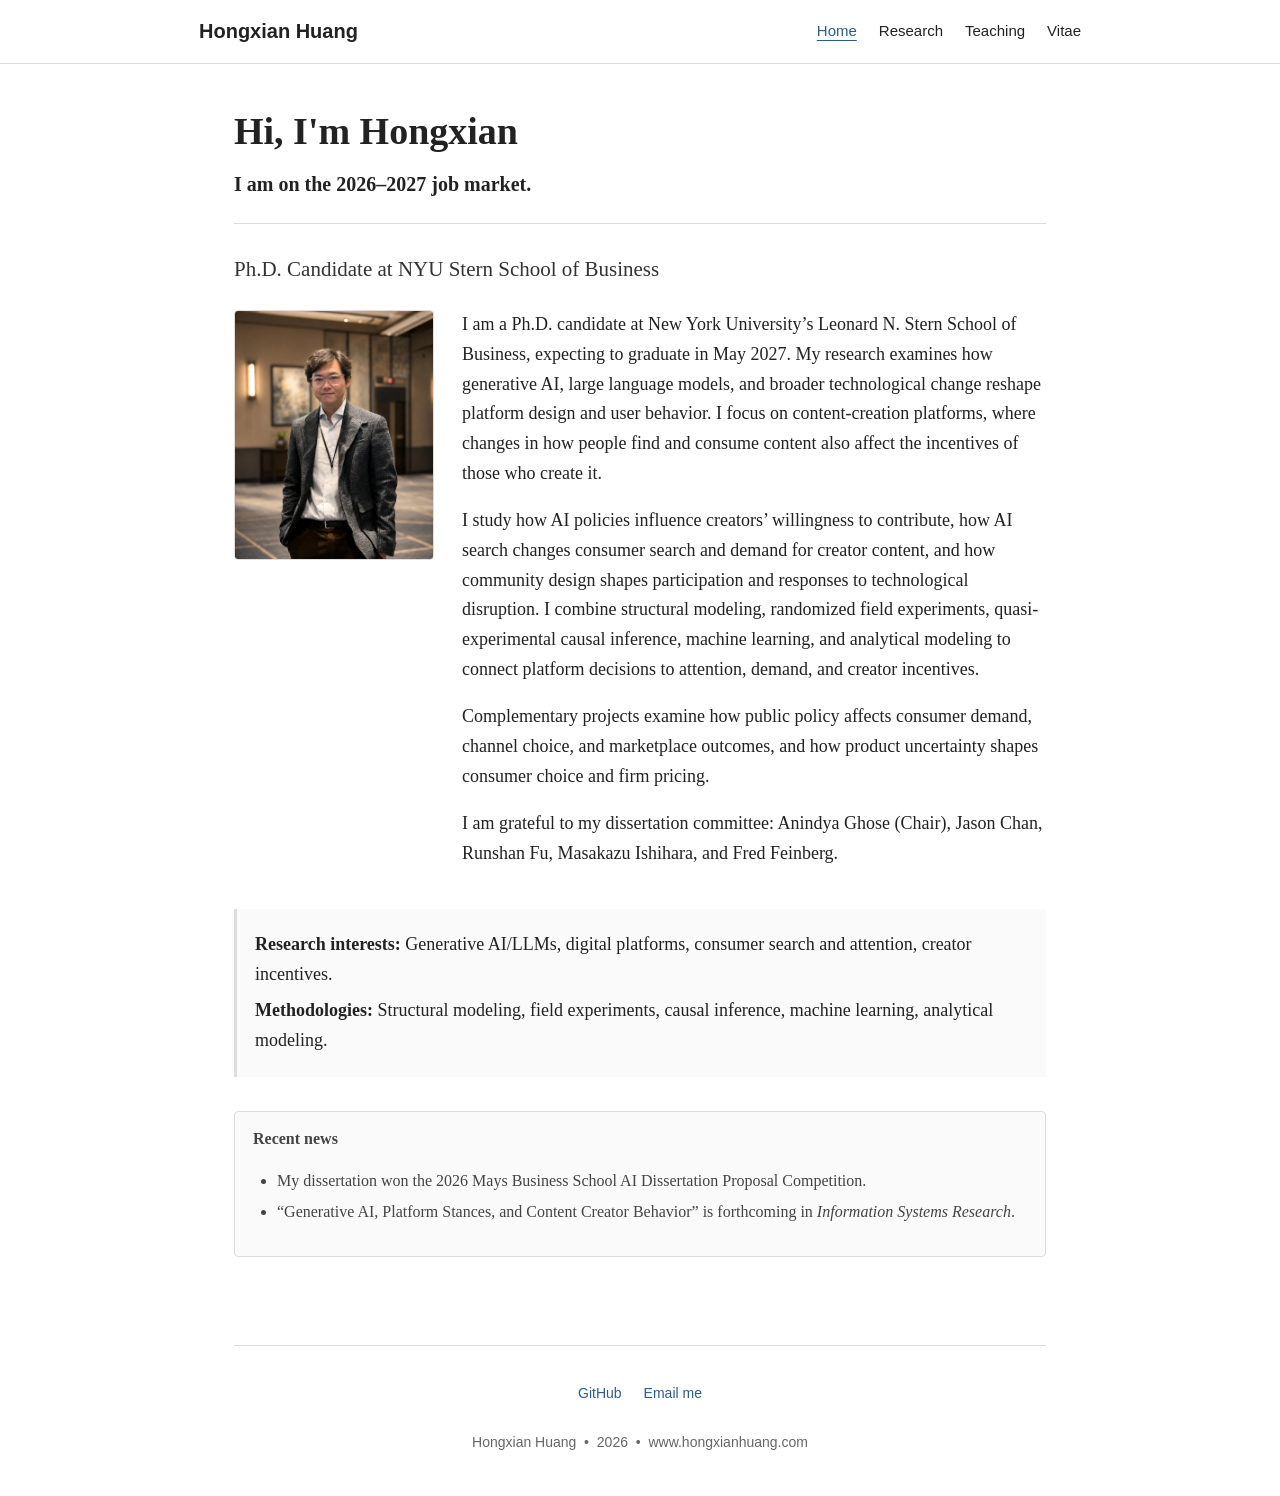
<file: index.html>
<!doctype html>
<html lang="en">
<head>
<meta charset="utf-8"/>
<meta content="width=device-width, initial-scale=1" name="viewport"/>
<title>Hongxian Huang | NYU Stern School of Business</title>
<meta content="Hongxian Huang is a Ph.D. candidate at NYU Stern School of Business. His research studies Generative AI, digital platforms, consumer search and attention, creator incentives, and market design." name="description"/>
<meta content="index, follow" name="robots"/>
<link href="https://www.hongxianhuang.com/" rel="canonical"/>
<link href="assets/img/favicon.svg" rel="icon" type="image/svg+xml"/>
<link href="assets/css/style.css" rel="stylesheet"/>
<meta content="Hongxian Huang" name="author"/><meta content="2026-09-15" name="date"/><meta content="website" property="og:type"/><meta content="Hongxian Huang | NYU Stern School of Business" property="og:title"/><meta content="Hongxian Huang is a Ph.D. candidate at NYU Stern School of Business. His research studies Generative AI, digital platforms, consumer search and attention, creator incentives, and market design." property="og:description"/><meta content="https://www.hongxianhuang.com/" property="og:url"/><script type="application/ld+json">{
  "@context": "https://schema.org",
  "@type": "Person",
  "name": "Hongxian Huang",
  "url": "https://www.hongxianhuang.com/",
  "jobTitle": "Ph.D. Candidate",
  "affiliation": {
    "@type": "CollegeOrUniversity",
    "name": "New York University, Leonard N. Stern School of Business"
  },
  "alumniOf": {
    "@type": "CollegeOrUniversity",
    "name": "The University of Chicago"
  },
  "sameAs": [
    "https://github.com/hh1643"
  ],
  "knowsAbout": [
    "Generative AI",
    "Large language models",
    "Digital platforms",
    "Consumer search and attention",
    "Creator incentives"
  ]
}</script></head>
<body>
<nav aria-label="Main navigation" class="site-nav">
<div class="nav-inner">
<a class="brand" href="./">Hongxian Huang</a>
<div class="nav-links">
<a aria-current="page" class="active" href="./">Home</a>
<a class="" href="research/">Research</a>
<a class="" href="teaching/">Teaching</a>
<a class="" href="vitae/">Vitae</a>
</div>
</div>
</nav>
<main class="page">
<h1>Hi, I'm Hongxian</h1>
<p class="job-market job-market-top"><strong>I am on the 2026–2027 job market.</strong></p>
<hr/>
<p class="subtitle">Ph.D. Candidate at NYU Stern School of Business</p>
<div class="profile-block">
<img alt="Hongxian Huang" class="profile-photo" src="assets/img/hongxian-huang-portrait.jpg"/>
<div class="profile-text">
<p>I am a Ph.D. candidate at New York University’s Leonard N. Stern School of Business, expecting to graduate in May 2027. My research examines how generative AI, large language models, and broader technological change reshape platform design and user behavior. I focus on content-creation platforms, where changes in how people find and consume content also affect the incentives of those who create it.</p>
<p>I study how AI policies influence creators’ willingness to contribute, how AI search changes consumer search and demand for creator content, and how community design shapes participation and responses to technological disruption. I combine structural modeling, randomized field experiments, quasi-experimental causal inference, machine learning, and analytical modeling to connect platform decisions to attention, demand, and creator incentives.</p>
<p>Complementary projects examine how public policy affects consumer demand, channel choice, and marketplace outcomes, and how product uncertainty shapes consumer choice and firm pricing.</p>
<p>I am grateful to my dissertation committee: Anindya Ghose (Chair), Jason Chan, Runshan Fu, Masakazu Ishihara, and Fred Feinberg.</p>
</div>
</div>
<div class="research-interests">
<p><strong>Research interests:</strong> Generative AI/LLMs, digital platforms, consumer search and attention, creator incentives.</p>
<p><strong>Methodologies:</strong> Structural modeling, field experiments, causal inference, machine learning, analytical modeling.</p>
</div><div class="note-box recent-news">
<strong>Recent news</strong>
<ul class="compact-list">
<li>My dissertation won the 2026 Mays Business School AI Dissertation Proposal Competition.</li>
<li>“Generative AI, Platform Stances, and Content Creator Behavior” is forthcoming in <em>Information Systems Research</em>.</li>
</ul>
</div>
</main>
<footer class="site-footer">
<hr/>
<ul class="footer-links">
<li><a href="https://github.com/hh1643">GitHub</a></li>
<li><a href="mailto:hh1643@stern.nyu.edu">Email me</a></li>
</ul>
<div>Hongxian Huang  •  2026  •  www.hongxianhuang.com</div>
</footer>
</body>
</html>
</file>
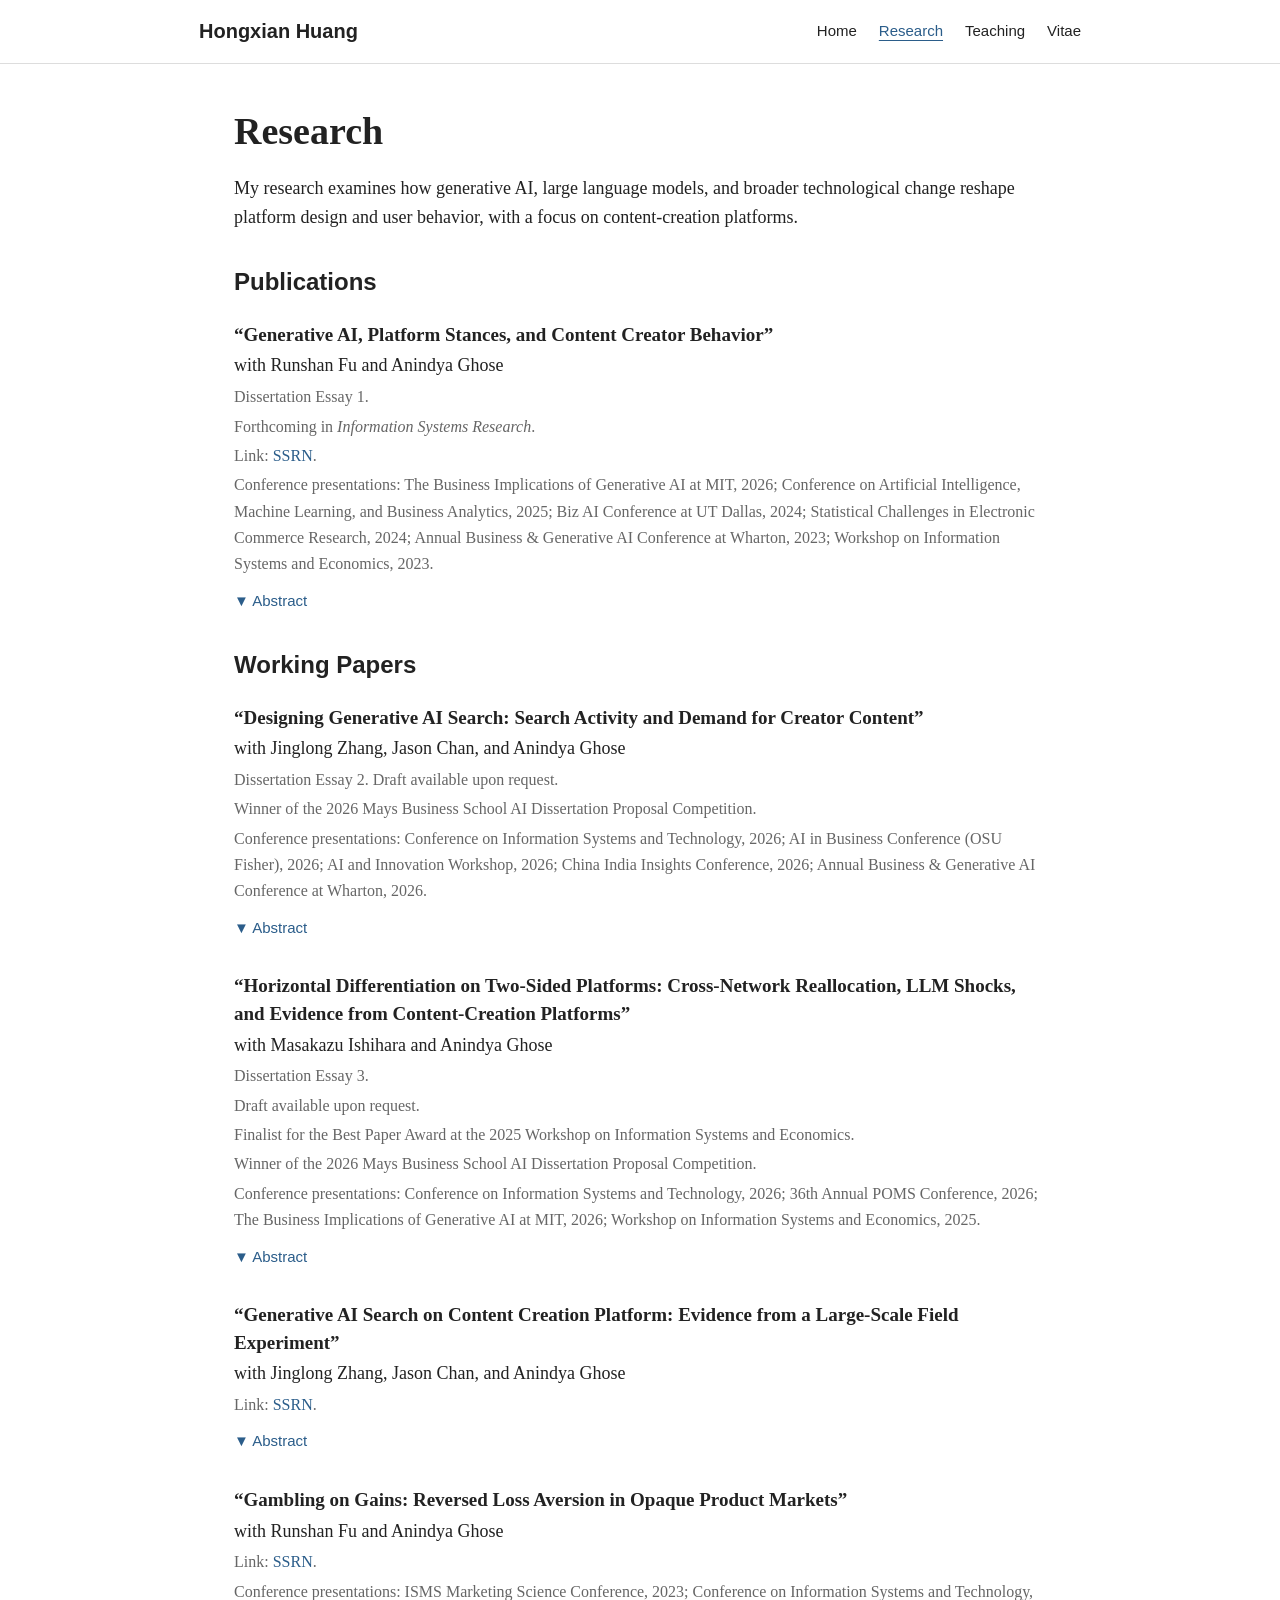
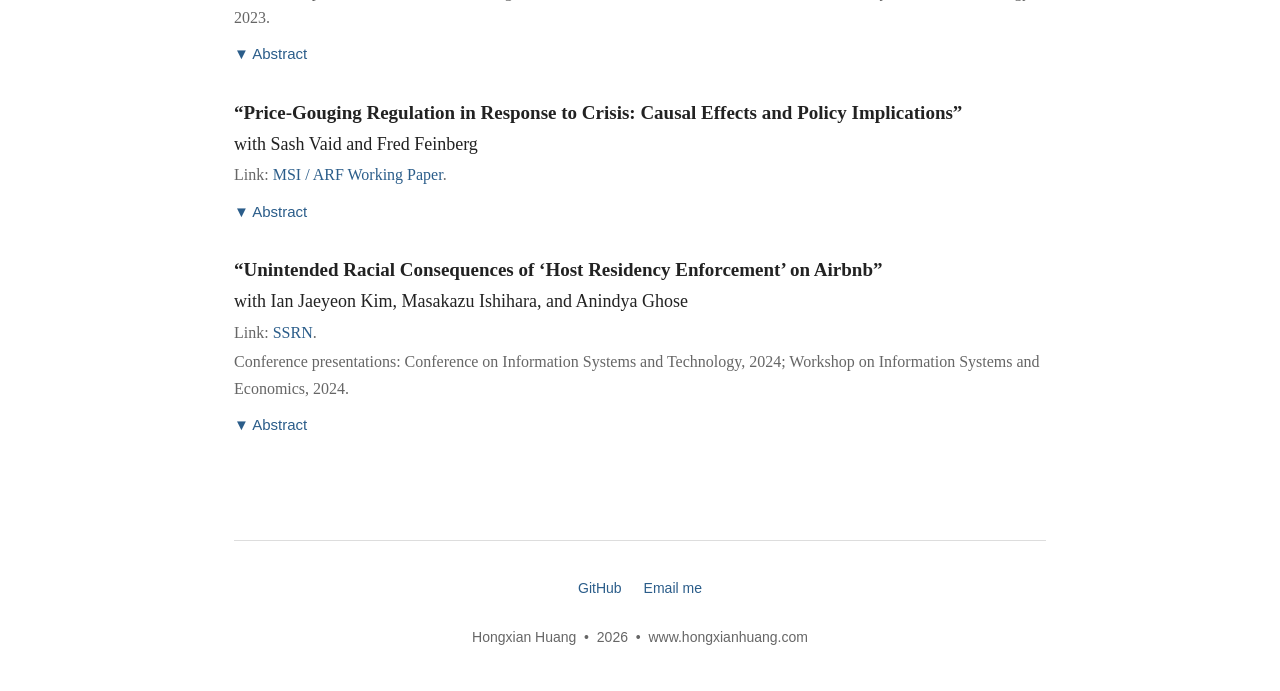
<file: research/index.html>
<!doctype html>
<html lang="en">
<head>
<meta charset="utf-8"/>
<meta content="width=device-width, initial-scale=1" name="viewport"/>
<title>Research | Hongxian Huang</title>
<meta content="Research by Hongxian Huang on Generative AI, digital platforms, content-creation platforms, consumer search and attention, creator incentives, and market design, including work forthcoming in Information Systems Research." name="description"/>
<meta content="index, follow" name="robots"/>
<link href="https://www.hongxianhuang.com/research/" rel="canonical"/>
<link href="../assets/img/favicon.svg" rel="icon" type="image/svg+xml"/>
<link href="../assets/css/style.css" rel="stylesheet"/>
<meta content="Hongxian Huang" name="author"/><meta content="2026-09-15" name="date"/><meta content="website" property="og:type"/><meta content="Research | Hongxian Huang" property="og:title"/><meta content="Research by Hongxian Huang on Generative AI, digital platforms, content-creation platforms, consumer search and attention, creator incentives, and market design, including work forthcoming in Information Systems Research." property="og:description"/><meta content="https://www.hongxianhuang.com/research/" property="og:url"/></head>
<body>
<nav aria-label="Main navigation" class="site-nav">
<div class="nav-inner">
<a class="brand" href="../">Hongxian Huang</a>
<div class="nav-links">
<a class="" href="../">Home</a>
<a aria-current="page" class="active" href="../research/">Research</a>
<a class="" href="../teaching/">Teaching</a>
<a class="" href="../vitae/">Vitae</a>
</div>
</div>
</nav>
<main class="page">
<h1>Research</h1>
<p>My research examines how generative AI, large language models, and broader technological change reshape platform design and user behavior, with a focus on content-creation platforms.</p>
<h2>Publications</h2>
<div class="paper">
<div class="paper-title">“Generative AI, Platform Stances, and Content Creator Behavior”</div>
<div class="paper-meta">with Runshan Fu and Anindya Ghose</div><div class="paper-note">Dissertation Essay 1.</div>
<div class="paper-note paper-status">Forthcoming in <em>Information Systems Research</em>.</div>
<div class="paper-note">Link: <a href="https://papers.ssrn.com/sol3/papers.cfm?abstract_id=4670714" rel="noopener" target="_blank">SSRN</a>.</div>
<div class="paper-note">Conference presentations: The Business Implications of Generative AI at MIT, 2026; Conference on Artificial Intelligence, Machine Learning, and Business Analytics, 2025; Biz AI Conference at UT Dallas, 2024; Statistical Challenges in Electronic Commerce Research, 2024; Annual Business &amp; Generative AI Conference at Wharton, 2023; Workshop on Information Systems and Economics, 2023.</div>
<details class="abstract">
<summary>▼ Abstract</summary>
<p>Generative Artificial Intelligence (AI) technologies have emerged as a transformative force in the content creator economy. This paper examines how the AI stances signaled by specific platform policy decisions shape creator behavior on visual arts platforms. We leverage two independent natural experiments on leading Chinese platforms: Lofter’s launch of an AI image generator, which signaled a pro-AI stance, and Graffiti Kingdom’s prohibition of AI-generated artwork, which signaled an anti-AI stance. Our analysis shows that creators decreased their activity on Lofter following the AI generator launch, while activity increased on Graffiti Kingdom after the AI prohibition.</p>
<p>Multiple lines of evidence show these effects stem from policy-communicated stance signaling: creators respond to what the focal AI policy communicates about AI’s role, the platform’s commitment to human creators, and the future competitive environment for human-created work, rather than merely to specific tool features or enforcement actions. Heterogeneity analysis reveals that higher-popularity, multi-homing, and AI-averse creators show larger activity reductions on Lofter. Through analysis of creator posts, we identify three primary concerns driving resistance: replacement risk, perceived low quality, and copyright infringement.</p>
<p>To our knowledge, this is the first paper to causally identify how the AI stance signaled by a platform policy decision affects creator behavior. Our findings have implications for how platforms communicate AI-related policy decisions, and for policymakers on fostering a constructive relationship between AI and human creators.</p>
</details>
</div>
<h2>Working Papers</h2>
<div class="paper">
<div class="paper-title">“Designing Generative AI Search: Search Activity and Demand for Creator Content”</div>
<div class="paper-meta">with Jinglong Zhang, Jason Chan, and Anindya Ghose</div>
<div class="paper-note">Dissertation Essay 2. Draft available upon request.</div>
<div class="paper-note">Winner of the 2026 Mays Business School AI Dissertation Proposal Competition.</div>
<div class="paper-note">Conference presentations: Conference on Information Systems and Technology, 2026; AI in Business Conference (OSU Fisher), 2026; AI and Innovation Workshop, 2026; China India Insights Conference, 2026; Annual Business &amp; Generative AI Conference at Wharton, 2026.</div>
<details class="abstract">
<summary>▼ Abstract</summary>
<p>Generative AI Search allows content creation platforms to answer users’ questions directly, potentially substituting for the user-generated content (UGC) they help users discover. How can platforms improve search while sustaining demand for creator content? We combine a randomized field experiment involving 100,000 users on a leading Chinese question-and-answer platform with a dynamic structural model of search. Continued access to an established AI search feature increases search frequency and the range of topics explored. Users inspect fewer UGC search results and open fewer UGC pages per session, yet both totals rise as users search more often. The model explains this scale–intensity trade-off: information acquired from AI reduces the benefit of reading additional UGC within a session, while higher expected search value encourages subsequent queries and daily search activity.</p>
<p>Counterfactual simulations show that this trade-off can be mitigated through design. Coordinating AI placement and informativeness, or reallocating AI availability across query intents within the existing budget, can increase both search activity and UGC consumption per query. These improvements need not coincide with greater AI engagement. Optimizing for AI openings favors search expansion at the expense of UGC consumption per query, whereas helping users assess an AI answer’s information content before opening it increases search and total UGC consumption with fewer AI openings. These findings highlight the importance of designing AI search around both the intensity of creator-content consumption and the scale of demand generated by more valuable search.</p>
</details>
</div>
<div class="paper">
<div class="paper-title">“Horizontal Differentiation on Two-Sided Platforms: Cross-Network Reallocation, LLM Shocks, and Evidence from Content-Creation Platforms”</div>
<div class="paper-meta">with Masakazu Ishihara and Anindya Ghose</div>
<div class="paper-note">Dissertation Essay 3.</div><div class="paper-note">Draft available upon request.</div>

<div class="paper-note">Finalist for the Best Paper Award at the 2025 Workshop on Information Systems and Economics.</div>
<div class="paper-note">Winner of the 2026 Mays Business School AI Dissertation Proposal Competition.</div>
<div class="paper-note">Conference presentations: Conference on Information Systems and Technology, 2026; 36th Annual POMS Conference, 2026; The Business Implications of Generative AI at MIT, 2026; Workshop on Information Systems and Economics, 2025.</div>
<details class="abstract">
<summary>▼ Abstract</summary>
<p>Many two-sided platforms do not operate a single undifferentiated marketplace. Instead, they organize the same intermediation function through communities that differ in topics, norms, identities, or other non-quality attributes. We study such horizontal differentiation as a platform design choice when users allocate scarce participation resources across communities and the outside option. At first glance, this setting resembles a product-line problem: added or strengthened communities may attract new participation, but they may also cannibalize incumbent communities. We show that this logic is incomplete on a two-sided platform because reallocation across communities can propagate through cross-network feedback. We define the <em>cross-network reallocation effect</em> as the additional equilibrium response generated when an initial movement of users or effort changes participation on the opposite side of affected communities and then feeds back into the side where the movement began. The implication is that horizontal differentiation creates a portfolio-level propagation problem rather than a one-sided trade-off between expansion and cannibalization. This mechanism generates three sign-changing boundaries absent from the conventional one-sided benchmark: whether adding differentiated communities expands aggregate activity or creates net cannibalization, whether unaffected communities merely attenuate a localized shock or reverse its aggregate effect, and whether a locally beneficial policy improves platform-wide outcomes or instead reduces them.</p>
<p>We quantify these mechanisms using Stack Exchange around ChatGPT’s release, focusing on two of its communities: Stack Overflow and Super User. ChatGPT’s release provides a localized disruption to Stack Overflow’s asker demand and audience-feedback environment, while Super User serves as a related, comparatively stable internal alternative through which within-platform reallocation can occur. In this setting, we estimate a dynamic structural model in which askers choose question volume and difficulty composition, while answerers allocate limited weekly capacity across communities and learn about changes in Stack Overflow’s audience-feedback environment from realized feedback.</p>
<p>Counterfactual simulations translate the mechanism into three portfolio-level implications. In stable environments, horizontal differentiation creates more value when added communities are attractive destinations for marginal answerer capacity and when their question pools generate strong answerer-side feedback; when these forces are weak, the differentiated platform can underperform the single-community benchmark. After localized shocks, the same forces make unaffected communities more valuable by helping them retain displaced answerer participation and amplify it enough to move the platform from shock attenuation to aggregate reversal. Community-targeted policies create a related portfolio trade-off: even when a policy improves the treated community, its platform-wide effect can be small or negative when the untreated community already supports expansion or post-shock resilience. In such cases, the policy carries a high opportunity cost because it pulls activity away from a community whose feedback loop is already generating substantial platform-wide value. The results imply that managers should evaluate communities by the reallocation paths they create, including where activity comes from, where it goes, and how gains and losses propagate across sides, rather than by isolated community-level performance.</p>
</details>
</div>
<div class="paper">
<div class="paper-title">“Generative AI Search on Content Creation Platform: Evidence from a Large-Scale Field Experiment”</div>
<div class="paper-meta">with Jinglong Zhang, Jason Chan, and Anindya Ghose</div>
<div class="paper-note">Link: <a href="https://papers.ssrn.com/sol3/papers.cfm?abstract_id=7550003" rel="noopener" target="_blank">SSRN</a>.</div>
<details class="abstract">
<summary>▼ Abstract</summary>
<p>Generative AI Search places an AI-generated answer above conventional search results. This design may improve search effectiveness while changing the attention users devote to the underlying sources. These effects are particularly important for content creation platforms, where user-generated content (UGC) attracts users and user attention sustains creator participation. We examine search activity and UGC consumption in a randomized field experiment involving 100,000 users on a leading Chinese content creation platform. Treatment-group users retained access to an established Generative AI Search feature, while the platform removed access for control-group users.</p>
<p>Access increased how often and how broadly users searched. Most additional same-day queries were classified as follow-up questions or distinct search tasks rather than revisions of earlier queries. The results reveal a scale–intensity trade-off in UGC consumption: consumption was lower per search session but higher in total over the experiment. Access also increased the number of search sessions in which users explored additional creator content after opening an initial UGC page. These findings show why engagement within individual searches can give an incomplete picture of how Generative AI Search affects overall demand for creator content.</p>
</details>
</div>
<div class="paper">
<div class="paper-title">“Gambling on Gains: Reversed Loss Aversion in Opaque Product Markets”</div>
<div class="paper-meta">with Runshan Fu and Anindya Ghose</div>
<div class="paper-note">Link: <a href="https://papers.ssrn.com/sol3/papers.cfm?abstract_id=4987319" rel="noopener" target="_blank">SSRN</a>.</div>
<div class="paper-note">Conference presentations: ISMS Marketing Science Conference, 2023; Conference on Information Systems and Technology, 2023.</div>
<details class="abstract">
<summary>▼ Abstract</summary>
<p>Opaque products, which conceal key attributes until after purchase, have been widely adopted across various industries. Yet, empirical evidence on how such opacity influences consumer demand remains scarce. This study introduces a reference price framework to estimate demand for opaque products, focusing on blind boxes in the online retailing context. Using a unique dataset from a leading e-commerce platform, we estimate heterogeneous consumer preferences through an aggregate random coefficient logit model that incorporates gains and losses relative to reference prices.</p>
<p>We uncover a novel behavioral pattern of reversed loss aversion: consumers are more sensitive to gains than to losses when purchasing opaque products. Our findings provide the first empirical validation of this pattern in consumer decision-making using field data and demonstrate that this behavioral tendency makes the demand for opaque products fundamentally different from that of traditional products. The policy simulations show that ignoring reversed loss aversion would lead to misestimated own-price elasticity, resulting in suboptimal pricing strategies and substantial profit losses.</p>
</details>
</div>
<div class="paper">
<div class="paper-title">“Price-Gouging Regulation in Response to Crisis: Causal Effects and Policy Implications”</div>
<div class="paper-meta">with Sash Vaid and Fred Feinberg</div>
<div class="paper-note">Link: <a href="https://www.msi.org/working-paper/price-gouging-regulation-in-response-to-crisis-causal-effects-and-policy-implications/" rel="noopener" target="_blank">MSI / ARF Working Paper</a>.</div>
<details class="abstract">
<summary>▼ Abstract</summary>
<p>Price gouging regulation (PGR) helps ensure that essential goods, e.g., medical supplies or grocery staples, remain affordable and accessible. During the COVID-19 pandemic, PGR was implemented due to widespread reports of price-gouging on such critical items. Extant research offers few insights for policymakers and marketers into how PGR influences consumer spending and sales during crises.</p>
<p>Using Generalized Synthetic Control, we examine the overall and relative effectiveness of different types of PGR legislation, as well as the moderating effects of consumer mobility and the enactment of strict price caps. We find that PGR is generally highly effective, especially when it is not overly comprehensive and for products that are “essential” (e.g., paper towels) but not obviously related to preventing contagion (e.g., hand sanitizer). A nonparametric mediation analysis suggests that pricing alone does not fully explain PGR’s overall effectiveness, accounting for roughly 27–55%, depending on product class; moreover, it is strongly moderated by both specific price caps and consumer mobility.</p>
<p>We further add a mechanism-focused analysis using Numerator product-category data. To determine which categories are legally essential and theoretically informative, we use eight LLMs to code 1,904 product categories against pandemic price-gouging legal materials, aggregate the ratings with a principal-factor essentiality score, and then isolate three pre-specified classes of mechanism-eligible household essentials. In these categories, hierarchical bootstrap models show modestly lower prices, sharply higher online sales, lower offline sales, and a large shift from offline to online purchasing relative to inessential categories. Our results have direct implications for policymakers deciding whether to enact PGR as well as setting specific design features depending on locality.</p>
</details>
</div>
<div class="paper">
<div class="paper-title">“Unintended Racial Consequences of ‘Host Residency Enforcement’ on Airbnb”</div>
<div class="paper-meta">with Ian Jaeyeon Kim, Masakazu Ishihara, and Anindya Ghose</div>
<div class="paper-note">Link: <a href="https://papers.ssrn.com/sol3/papers.cfm?abstract_id=4999588" rel="noopener" target="_blank">SSRN</a>.</div>
<div class="paper-note">Conference presentations: Conference on Information Systems and Technology, 2024; Workshop on Information Systems and Economics, 2024.</div>
<details class="abstract">
<summary>▼ Abstract</summary>
<p>“Host Residency Enforcement” policies have been widely adopted by cities in the US, mandating hosts of short-term rentals to reside in those properties to varying extents. For example, New York City’s “Physical Presence” policy requires hosts to remain present with guests during short-term rentals, while Los Angeles’s “Primary Residence” policy mandates hosts’ residence for at least six months annually. Similar regulations have been widely adopted across other cities. Although these policies aim to address housing issues, they may unintentionally amplify racial disparities due to existing racial discrimination on Airbnb. This paper examines whether and how “Host Residency Enforcement” policies exacerbate these racial disparities on the platform.</p>
<p>Our findings indicate that NYC’s “Physical Presence” policy increased the daily revenue gap between minority hosts (i.e., Hispanic and Black hosts) and White hosts by approximately $12. Similarly, LA’s “Primary Residence” policy widened the revenue disparity specifically between Black and White hosts by about $8, while having no significant effect on the gap between Hispanic and White hosts. Additionally, on the supply side, both policies increased the gap in the likelihood of listings remaining active between minority and White hosts; however, in LA, this effect was statistically significant only among Hispanic hosts. Moderating analysis further indicates that neighborhoods with higher income, higher proportions of White residents, and more native-born residents (i.e., neighborhoods with higher socioeconomic status) mitigate these exacerbated racial disparities. Additionally, listings signaling higher quality through their overall Airbnb ratings experienced reduced disparities. This finding suggests that statistical discrimination, primarily driven by information asymmetry, serves as a key underlying mechanism. Lastly, minority female hosts were disproportionately negatively affected compared to minority male hosts, highlighting intersectional discrimination. Although our analysis specifically focuses on NYC and LA, our findings can be generalized to other cities that have implemented the same or similar policies, as NYC and LA represent opposite ends of the regulatory stringency spectrum.</p>
<p>Our study is the first to demonstrate that the widely adopted “Host Residency Enforcement” policies can unintentionally amplify racial disparities on Airbnb, illustrating an important but understudied interaction between public policy and existing discrimination on online platforms. Drawing from our findings, we offer several practical recommendations for policymakers and online platforms.</p>
</details>
</div>
</main>
<footer class="site-footer">
<hr/>
<ul class="footer-links">
<li><a href="https://github.com/hh1643">GitHub</a></li>
<li><a href="mailto:hh1643@stern.nyu.edu">Email me</a></li>
</ul>
<div>Hongxian Huang  •  2026  •  www.hongxianhuang.com</div>
</footer>
</body>
</html>
</file>
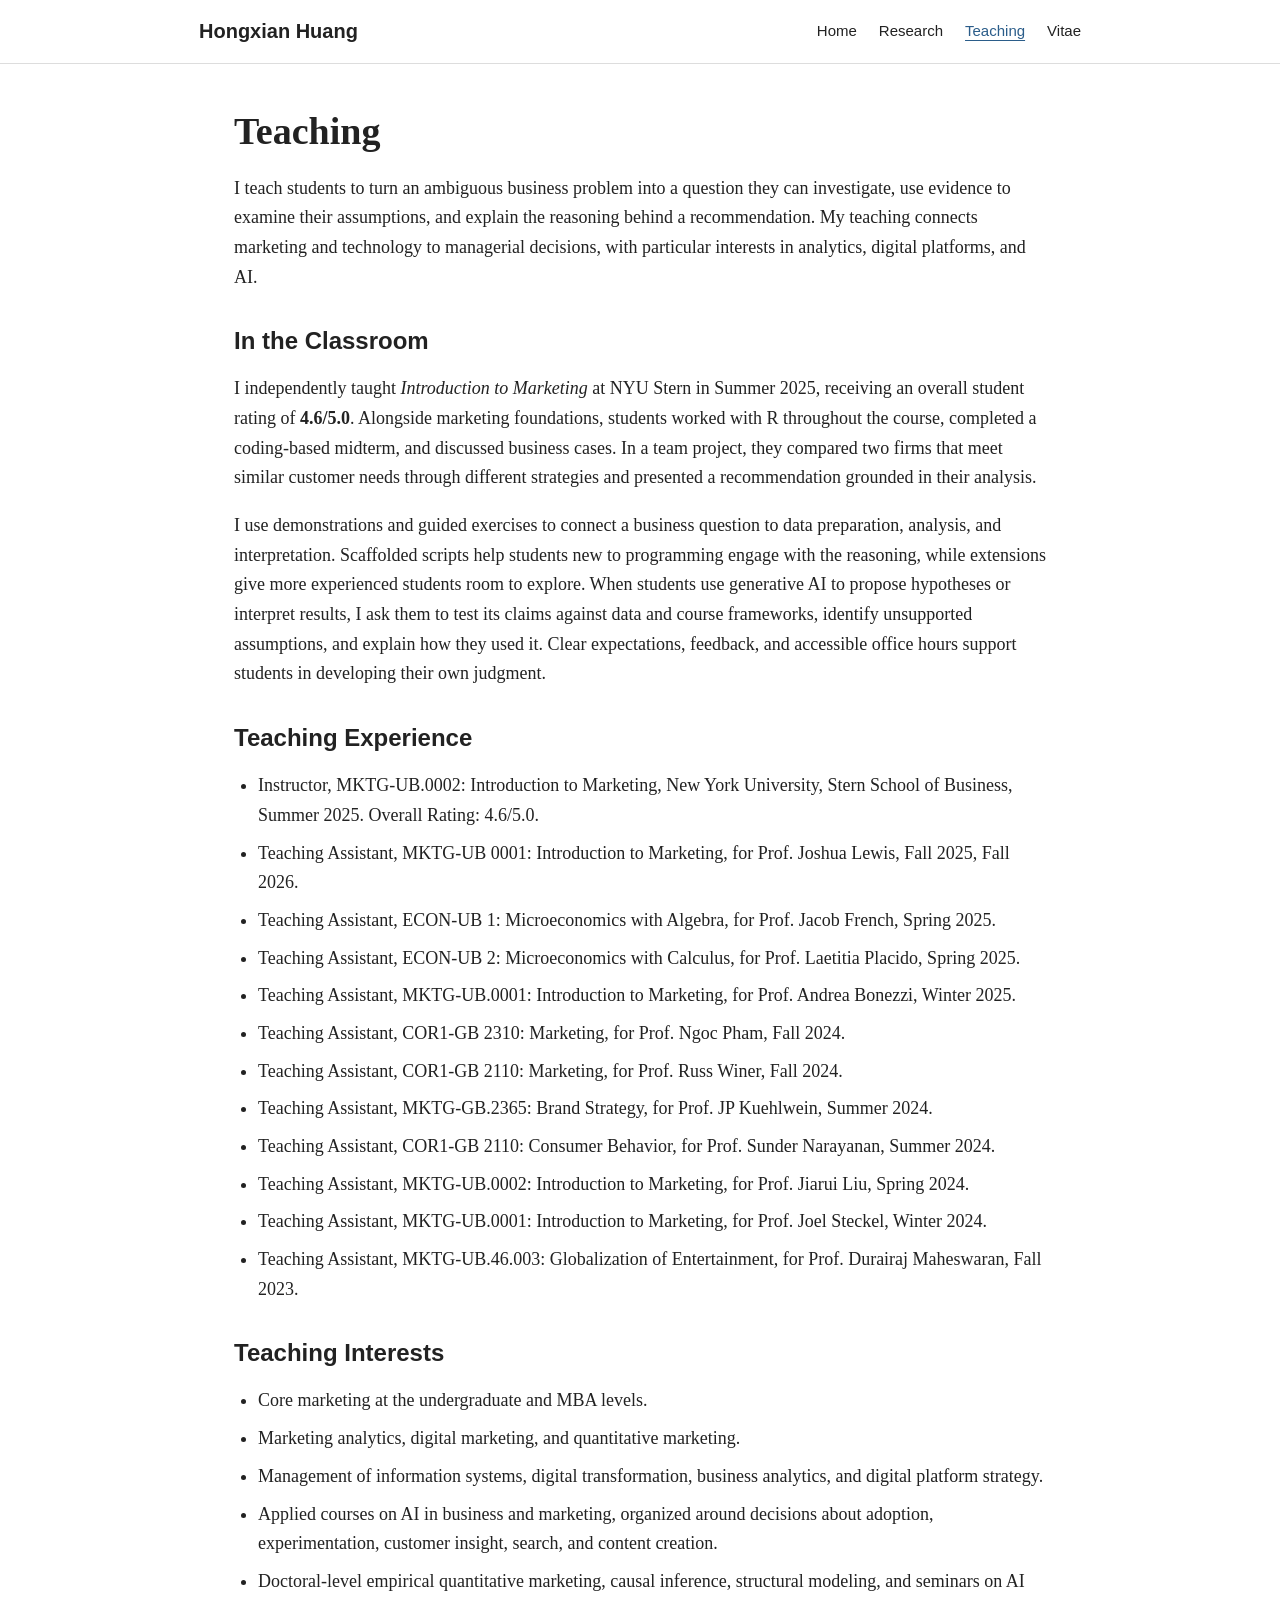
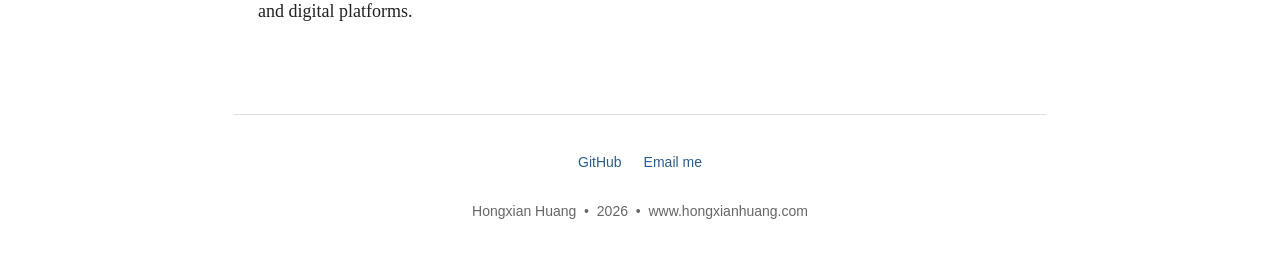
<file: teaching/index.html>
<!doctype html>
<html lang="en">
<head>
<meta charset="utf-8"/>
<meta content="width=device-width, initial-scale=1" name="viewport"/>
<title>Teaching | Hongxian Huang</title>
<meta content="Teaching experience, approach, and interests of Hongxian Huang at NYU Stern, spanning marketing, information systems, business analytics, digital platforms, and AI." name="description"/>
<meta content="index, follow" name="robots"/>
<link href="https://www.hongxianhuang.com/teaching/" rel="canonical"/>
<link href="../assets/img/favicon.svg" rel="icon" type="image/svg+xml"/>
<link href="../assets/css/style.css" rel="stylesheet"/>
<meta content="Hongxian Huang" name="author"/><meta content="2026-09-14" name="date"/><meta content="website" property="og:type"/><meta content="Teaching | Hongxian Huang" property="og:title"/><meta content="Teaching experience, approach, and interests of Hongxian Huang at NYU Stern, spanning marketing, information systems, business analytics, digital platforms, and AI." property="og:description"/><meta content="https://www.hongxianhuang.com/teaching/" property="og:url"/></head>
<body>
<nav aria-label="Main navigation" class="site-nav">
<div class="nav-inner">
<a class="brand" href="../">Hongxian Huang</a>
<div class="nav-links">
<a class="" href="../">Home</a>
<a class="" href="../research/">Research</a>
<a aria-current="page" class="active" href="../teaching/">Teaching</a>
<a class="" href="../vitae/">Vitae</a>
</div>
</div>
</nav>
<main class="page">
<h1>Teaching</h1>
<p>I teach students to turn an ambiguous business problem into a question they can investigate, use evidence to examine their assumptions, and explain the reasoning behind a recommendation. My teaching connects marketing and technology to managerial decisions, with particular interests in analytics, digital platforms, and AI.</p>
<h2>In the Classroom</h2>
<p>I independently taught <em>Introduction to Marketing</em> at NYU Stern in Summer 2025, receiving an overall student rating of <strong>4.6/5.0</strong>. Alongside marketing foundations, students worked with R throughout the course, completed a coding-based midterm, and discussed business cases. In a team project, they compared two firms that meet similar customer needs through different strategies and presented a recommendation grounded in their analysis.</p>
<p>I use demonstrations and guided exercises to connect a business question to data preparation, analysis, and interpretation. Scaffolded scripts help students new to programming engage with the reasoning, while extensions give more experienced students room to explore. When students use generative AI to propose hypotheses or interpret results, I ask them to test its claims against data and course frameworks, identify unsupported assumptions, and explain how they used it. Clear expectations, feedback, and accessible office hours support students in developing their own judgment.</p>
<h2>Teaching Experience</h2>
<ul>
<li>Instructor, MKTG-UB.0002: Introduction to Marketing, New York University, Stern School of Business, Summer 2025. Overall Rating: 4.6/5.0.</li>
<li>Teaching Assistant, MKTG-UB 0001: Introduction to Marketing, for Prof. Joshua Lewis, Fall 2025, Fall 2026.</li>
<li>Teaching Assistant, ECON-UB 1: Microeconomics with Algebra, for Prof. Jacob French, Spring 2025.</li>
<li>Teaching Assistant, ECON-UB 2: Microeconomics with Calculus, for Prof. Laetitia Placido, Spring 2025.</li>
<li>Teaching Assistant, MKTG-UB.0001: Introduction to Marketing, for Prof. Andrea Bonezzi, Winter 2025.</li>
<li>Teaching Assistant, COR1-GB 2310: Marketing, for Prof. Ngoc Pham, Fall 2024.</li>
<li>Teaching Assistant, COR1-GB 2110: Marketing, for Prof. Russ Winer, Fall 2024.</li>
<li>Teaching Assistant, MKTG-GB.2365: Brand Strategy, for Prof. JP Kuehlwein, Summer 2024.</li>
<li>Teaching Assistant, COR1-GB 2110: Consumer Behavior, for Prof. Sunder Narayanan, Summer 2024.</li>
<li>Teaching Assistant, MKTG-UB.0002: Introduction to Marketing, for Prof. Jiarui Liu, Spring 2024.</li>
<li>Teaching Assistant, MKTG-UB.0001: Introduction to Marketing, for Prof. Joel Steckel, Winter 2024.</li>
<li>Teaching Assistant, MKTG-UB.46.003: Globalization of Entertainment, for Prof. Durairaj Maheswaran, Fall 2023.</li>
</ul>
<h2>Teaching Interests</h2>
<ul>
<li>Core marketing at the undergraduate and MBA levels.</li>
<li>Marketing analytics, digital marketing, and quantitative marketing.</li>
<li>Management of information systems, digital transformation, business analytics, and digital platform strategy.</li>
<li>Applied courses on AI in business and marketing, organized around decisions about adoption, experimentation, customer insight, search, and content creation.</li>
<li>Doctoral-level empirical quantitative marketing, causal inference, structural modeling, and seminars on AI and digital platforms.</li>
</ul>
</main>
<footer class="site-footer">
<hr/>
<ul class="footer-links">
<li><a href="https://github.com/hh1643">GitHub</a></li>
<li><a href="mailto:hh1643@stern.nyu.edu">Email me</a></li>
</ul>
<div>Hongxian Huang  •  2026  •  www.hongxianhuang.com</div>
</footer>
</body>
</html>
</file>
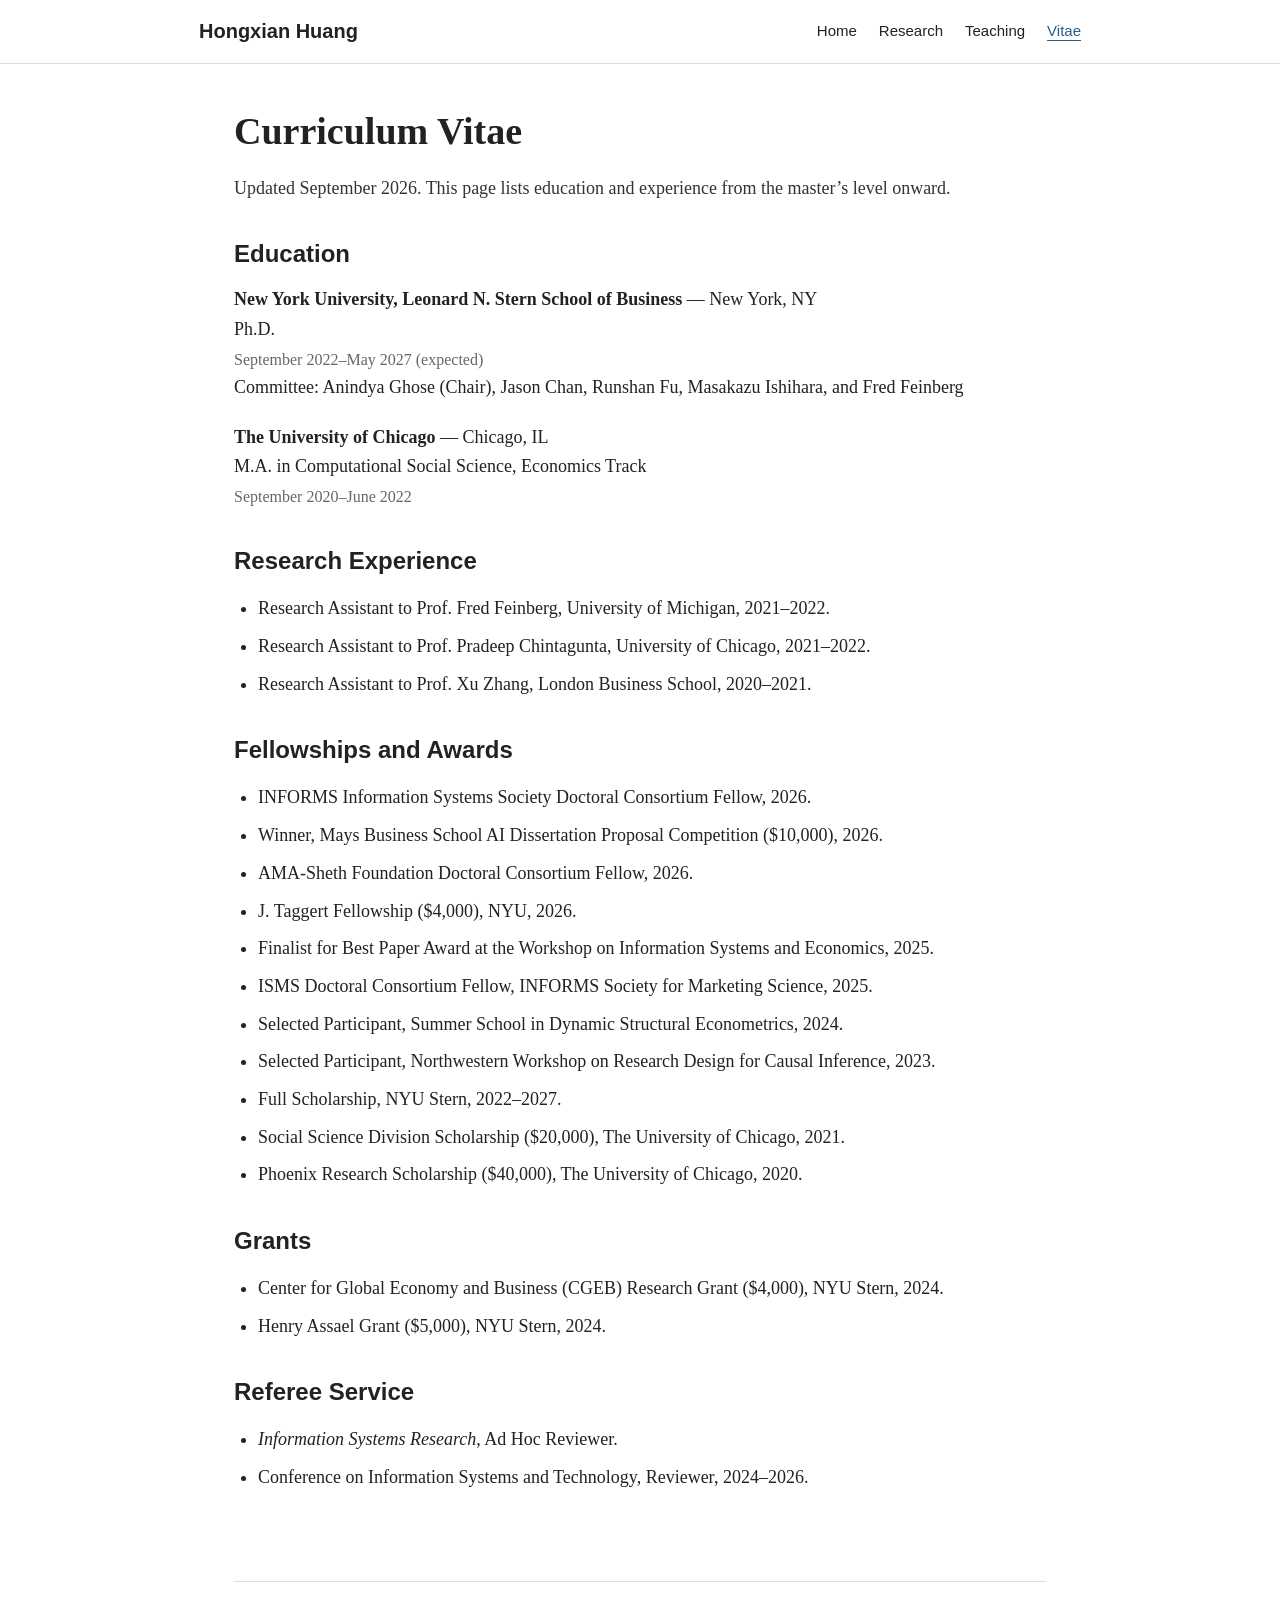
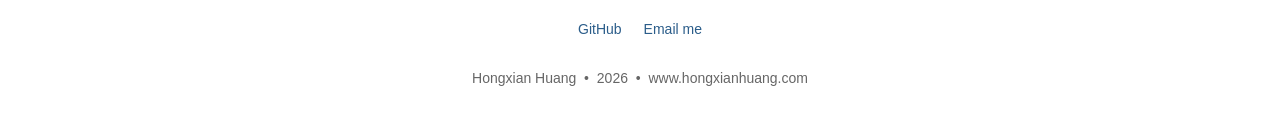
<file: vitae/index.html>
<!doctype html>
<html lang="en">
<head>
<meta charset="utf-8"/>
<meta content="width=device-width, initial-scale=1" name="viewport"/>
<title>Vitae | Hongxian Huang</title>
<meta content="Curriculum vitae information for Hongxian Huang, including graduate education, research experience, fellowships, awards, grants, and referee service." name="description"/>
<meta content="index, follow" name="robots"/>
<link href="https://www.hongxianhuang.com/vitae/" rel="canonical"/>
<link href="../assets/img/favicon.svg" rel="icon" type="image/svg+xml"/>
<link href="../assets/css/style.css" rel="stylesheet"/>
<meta content="Hongxian Huang" name="author"/><meta content="2026-09-15" name="date"/><meta content="website" property="og:type"/><meta content="Vitae | Hongxian Huang" property="og:title"/><meta content="Curriculum vitae information for Hongxian Huang, including graduate education, research experience, fellowships, awards, grants, and referee service." property="og:description"/><meta content="https://www.hongxianhuang.com/vitae/" property="og:url"/></head>
<body>
<nav aria-label="Main navigation" class="site-nav">
<div class="nav-inner">
<a class="brand" href="../">Hongxian Huang</a>
<div class="nav-links">
<a class="" href="../">Home</a>
<a class="" href="../research/">Research</a>
<a class="" href="../teaching/">Teaching</a>
<a aria-current="page" class="active" href="../vitae/">Vitae</a>
</div>
</div>
</nav>
<main class="page cv-page">
<h1>Curriculum Vitae</h1>
<p class="section-lead">Updated September 2026. This page lists education and experience from the master’s level onward.</p>
<h2>Education</h2>
<div class="cv-item">
<strong>New York University, Leonard N. Stern School of Business</strong> — New York, NY
  <div>Ph.D.</div>
<div class="cv-date">September 2022–May 2027 (expected)</div>
<div>Committee: Anindya Ghose (Chair), Jason Chan, Runshan Fu, Masakazu Ishihara, and Fred Feinberg</div>
</div>
<div class="cv-item">
<strong>The University of Chicago</strong> — Chicago, IL
  <div>M.A. in Computational Social Science, Economics Track</div>
<div class="cv-date">September 2020–June 2022</div>
</div>
<h2>Research Experience</h2>
<ul>
<li>Research Assistant to Prof. Fred Feinberg, University of Michigan, 2021–2022.</li>
<li>Research Assistant to Prof. Pradeep Chintagunta, University of Chicago, 2021–2022.</li>
<li>Research Assistant to Prof. Xu Zhang, London Business School, 2020–2021.</li>
</ul>
<h2>Fellowships and Awards</h2>
<ul>
<li>INFORMS Information Systems Society Doctoral Consortium Fellow, 2026.</li>
<li>Winner, Mays Business School AI Dissertation Proposal Competition ($10,000), 2026.</li>
<li>AMA-Sheth Foundation Doctoral Consortium Fellow, 2026.</li>
<li>J. Taggert Fellowship ($4,000), NYU, 2026.</li>
<li>Finalist for Best Paper Award at the Workshop on Information Systems and Economics, 2025.</li>
<li>ISMS Doctoral Consortium Fellow, INFORMS Society for Marketing Science, 2025.</li>
<li>Selected Participant, Summer School in Dynamic Structural Econometrics, 2024.</li>
<li>Selected Participant, Northwestern Workshop on Research Design for Causal Inference, 2023.</li>
<li>Full Scholarship, NYU Stern, 2022–2027.</li>
<li>Social Science Division Scholarship ($20,000), The University of Chicago, 2021.</li>
<li>Phoenix Research Scholarship ($40,000), The University of Chicago, 2020.</li>
</ul>
<h2>Grants</h2>
<ul>
<li>Center for Global Economy and Business (CGEB) Research Grant ($4,000), NYU Stern, 2024.</li>
<li>Henry Assael Grant ($5,000), NYU Stern, 2024.</li>
</ul>
<h2>Referee Service</h2>
<ul>
<li><em>Information Systems Research</em>, Ad Hoc Reviewer.</li>
<li>Conference on Information Systems and Technology, Reviewer, 2024–2026.</li>
</ul>
</main>
<footer class="site-footer">
<hr/>
<ul class="footer-links">
<li><a href="https://github.com/hh1643">GitHub</a></li>
<li><a href="mailto:hh1643@stern.nyu.edu">Email me</a></li>
</ul>
<div>Hongxian Huang  •  2026  •  www.hongxianhuang.com</div>
</footer>
</body>
</html>
</file>
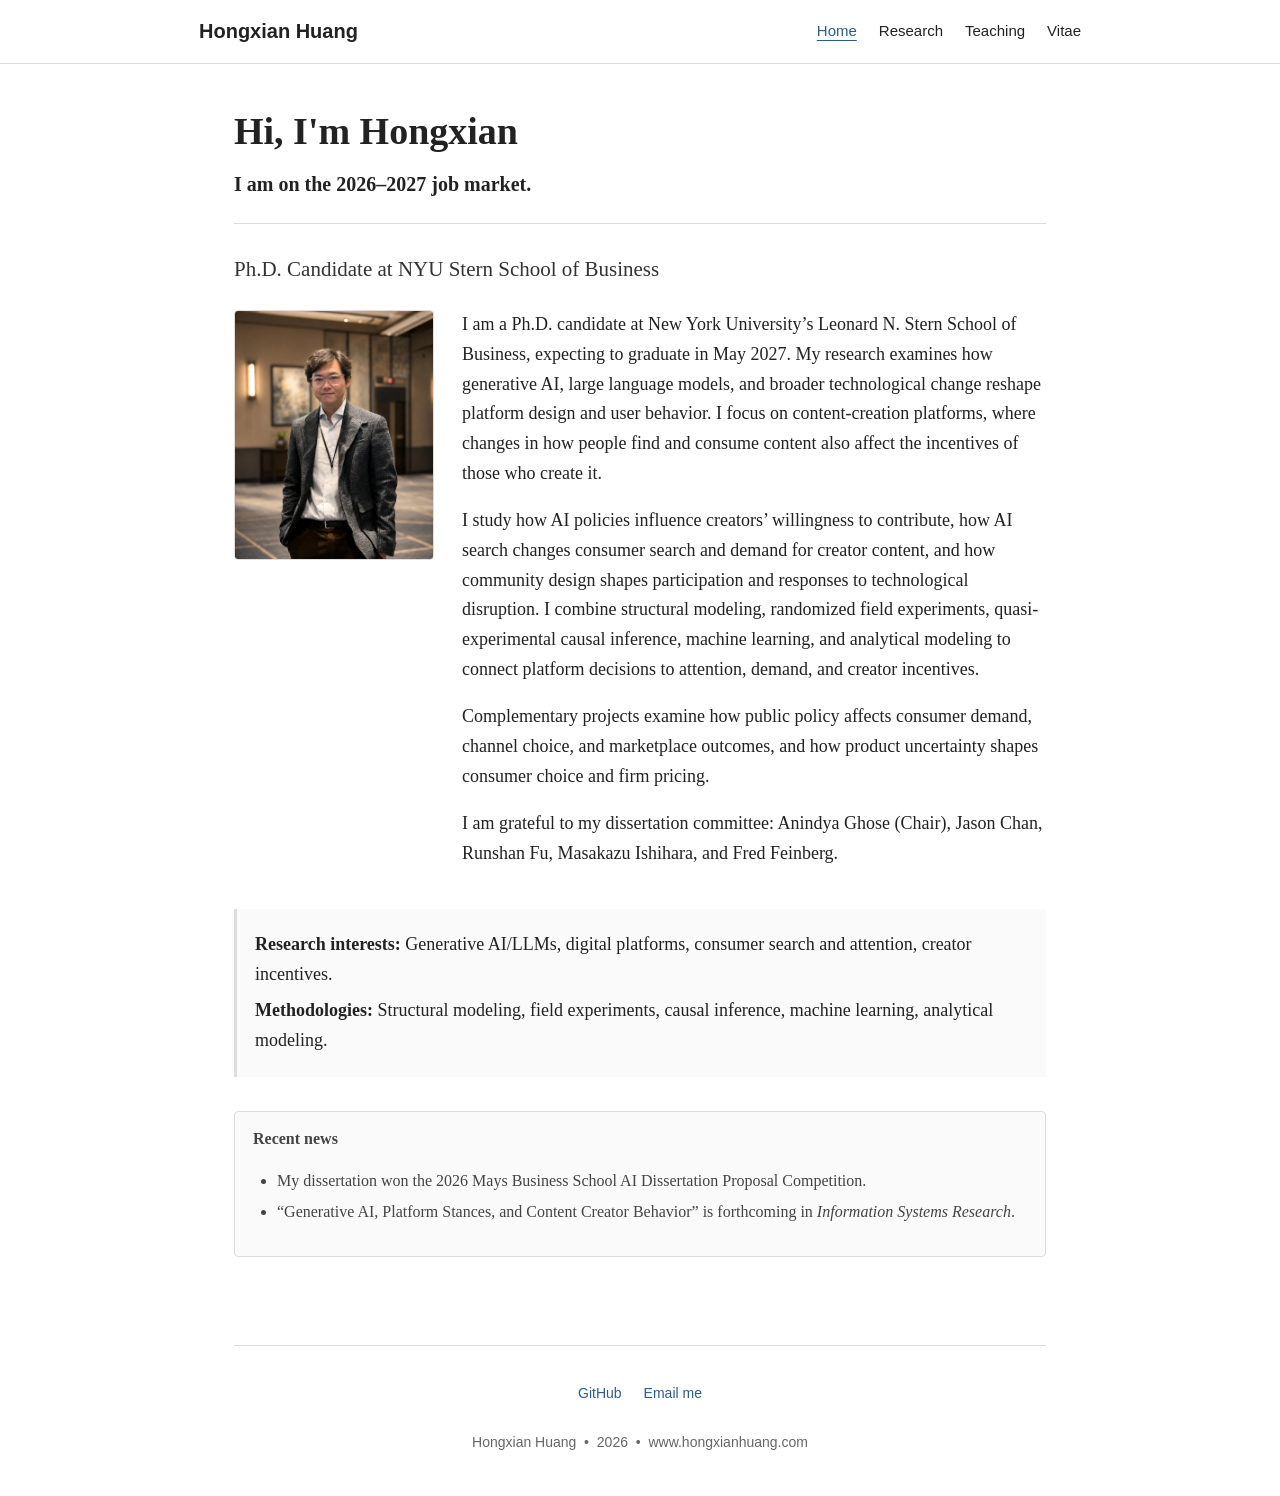
<file: contact.html>
<!doctype html>
<html lang="en">
<head>
  <meta charset="utf-8">
  <meta http-equiv="refresh" content="0; url=./">
  <meta name="viewport" content="width=device-width, initial-scale=1">
  <meta name="robots" content="noindex, follow">
  <title>Contact | Hongxian Huang</title>
  <script>window.location.replace("./");</script>
</head>
<body><p>Redirecting to <a href="./">Home</a>.</p></body>
</html>
</file>
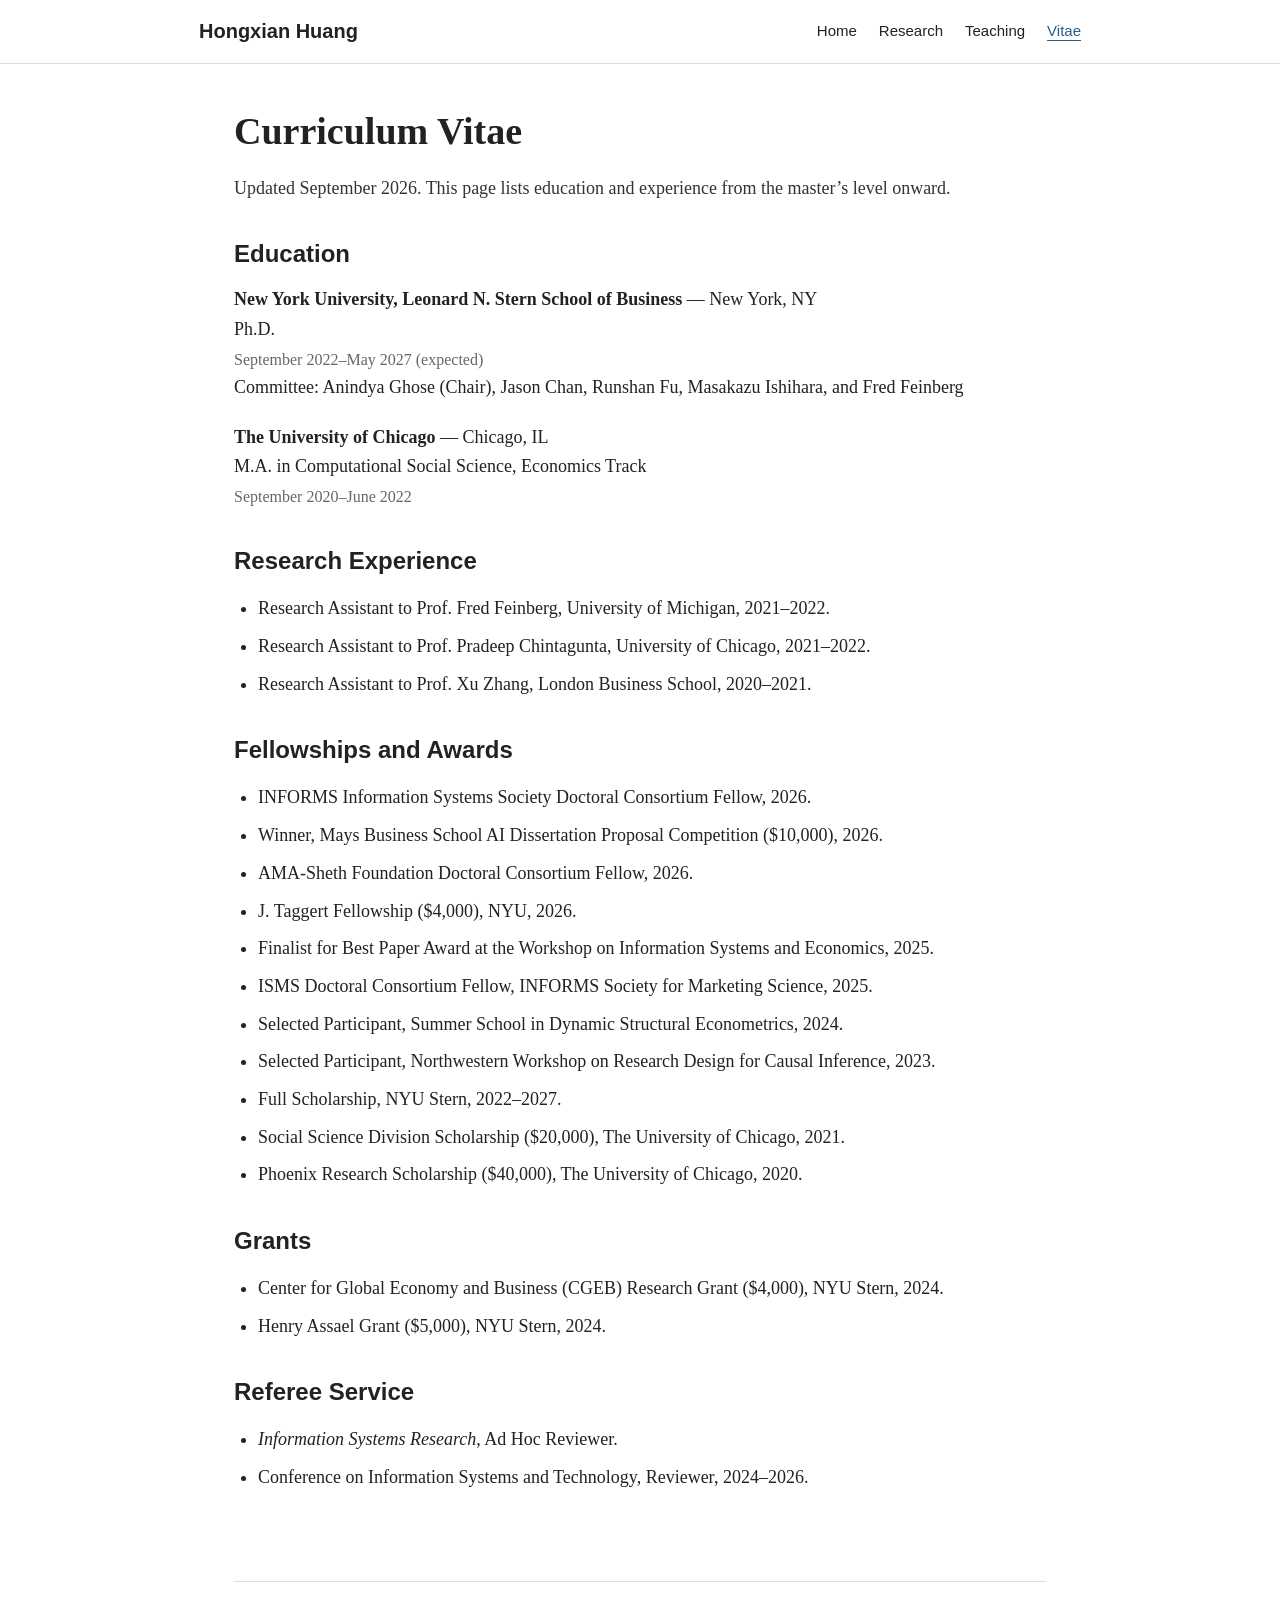
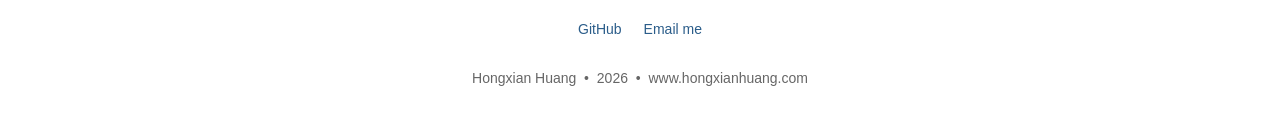
<file: cv.html>
<!doctype html>
<html lang="en">
<head>
  <meta charset="utf-8">
  <meta http-equiv="refresh" content="0; url=vitae/">
  <meta name="viewport" content="width=device-width, initial-scale=1">
  <meta name="robots" content="noindex, follow">
  <title>CV | Hongxian Huang</title>
  <script>window.location.replace("vitae/");</script>
</head>
<body><p>Redirecting to <a href="vitae/">Vitae</a>.</p></body>
</html>
</file>
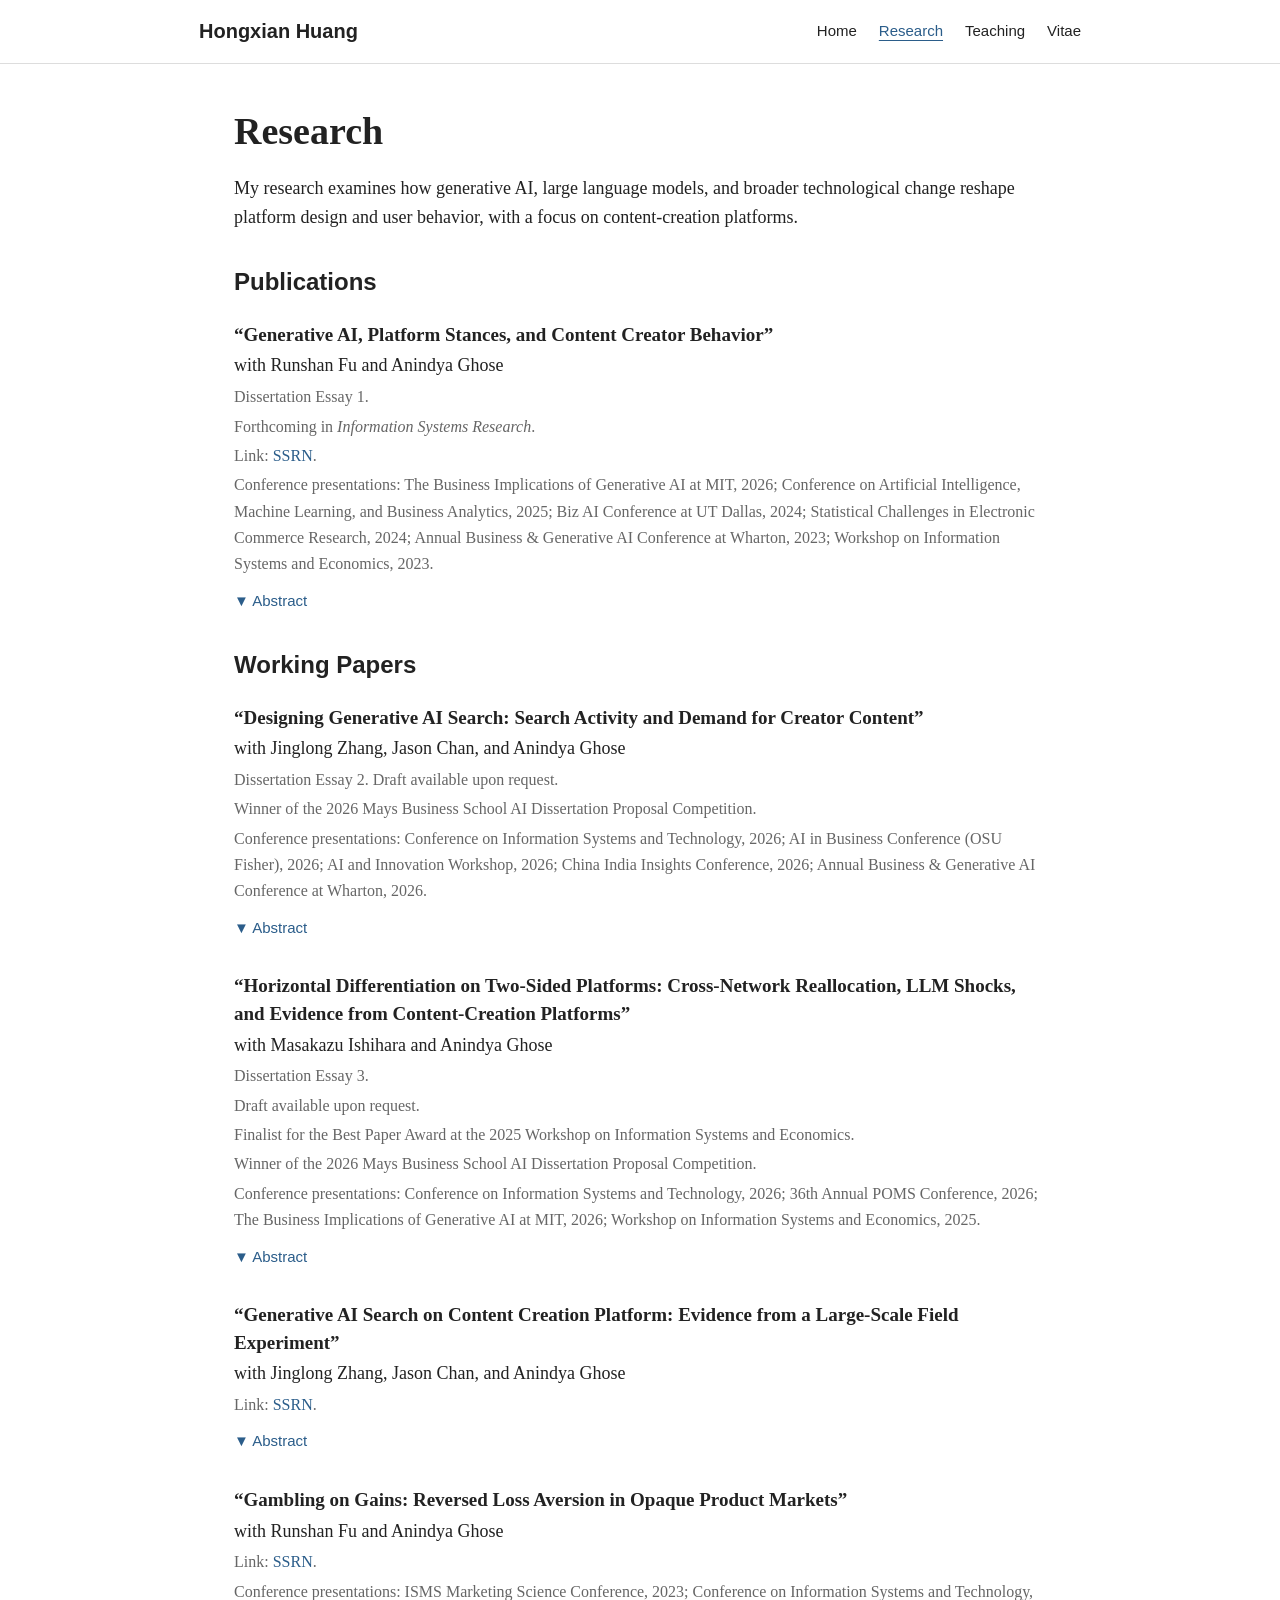
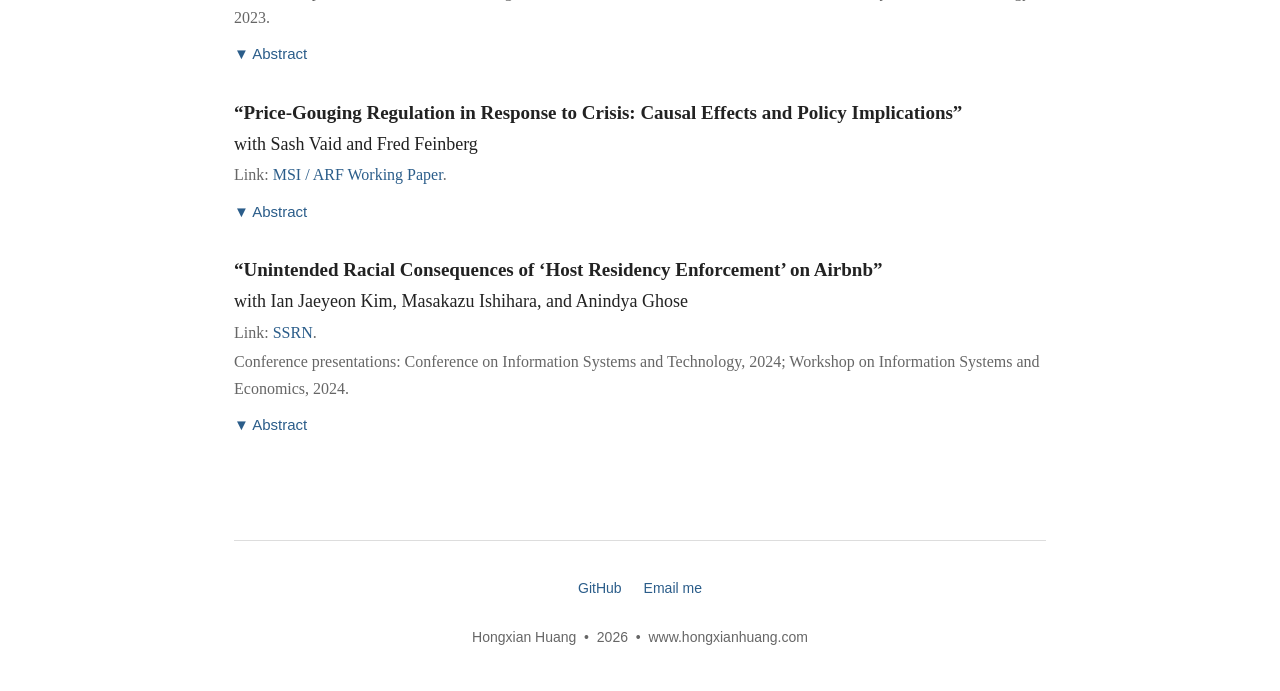
<file: research.html>
<!doctype html>
<html lang="en">
<head>
  <meta charset="utf-8">
  <meta http-equiv="refresh" content="0; url=research/">
  <meta name="viewport" content="width=device-width, initial-scale=1">
  <meta name="robots" content="noindex, follow">
  <title>Research | Hongxian Huang</title>
  <script>window.location.replace("research/");</script>
</head>
<body><p>Redirecting to <a href="research/">Research</a>.</p></body>
</html>
</file>
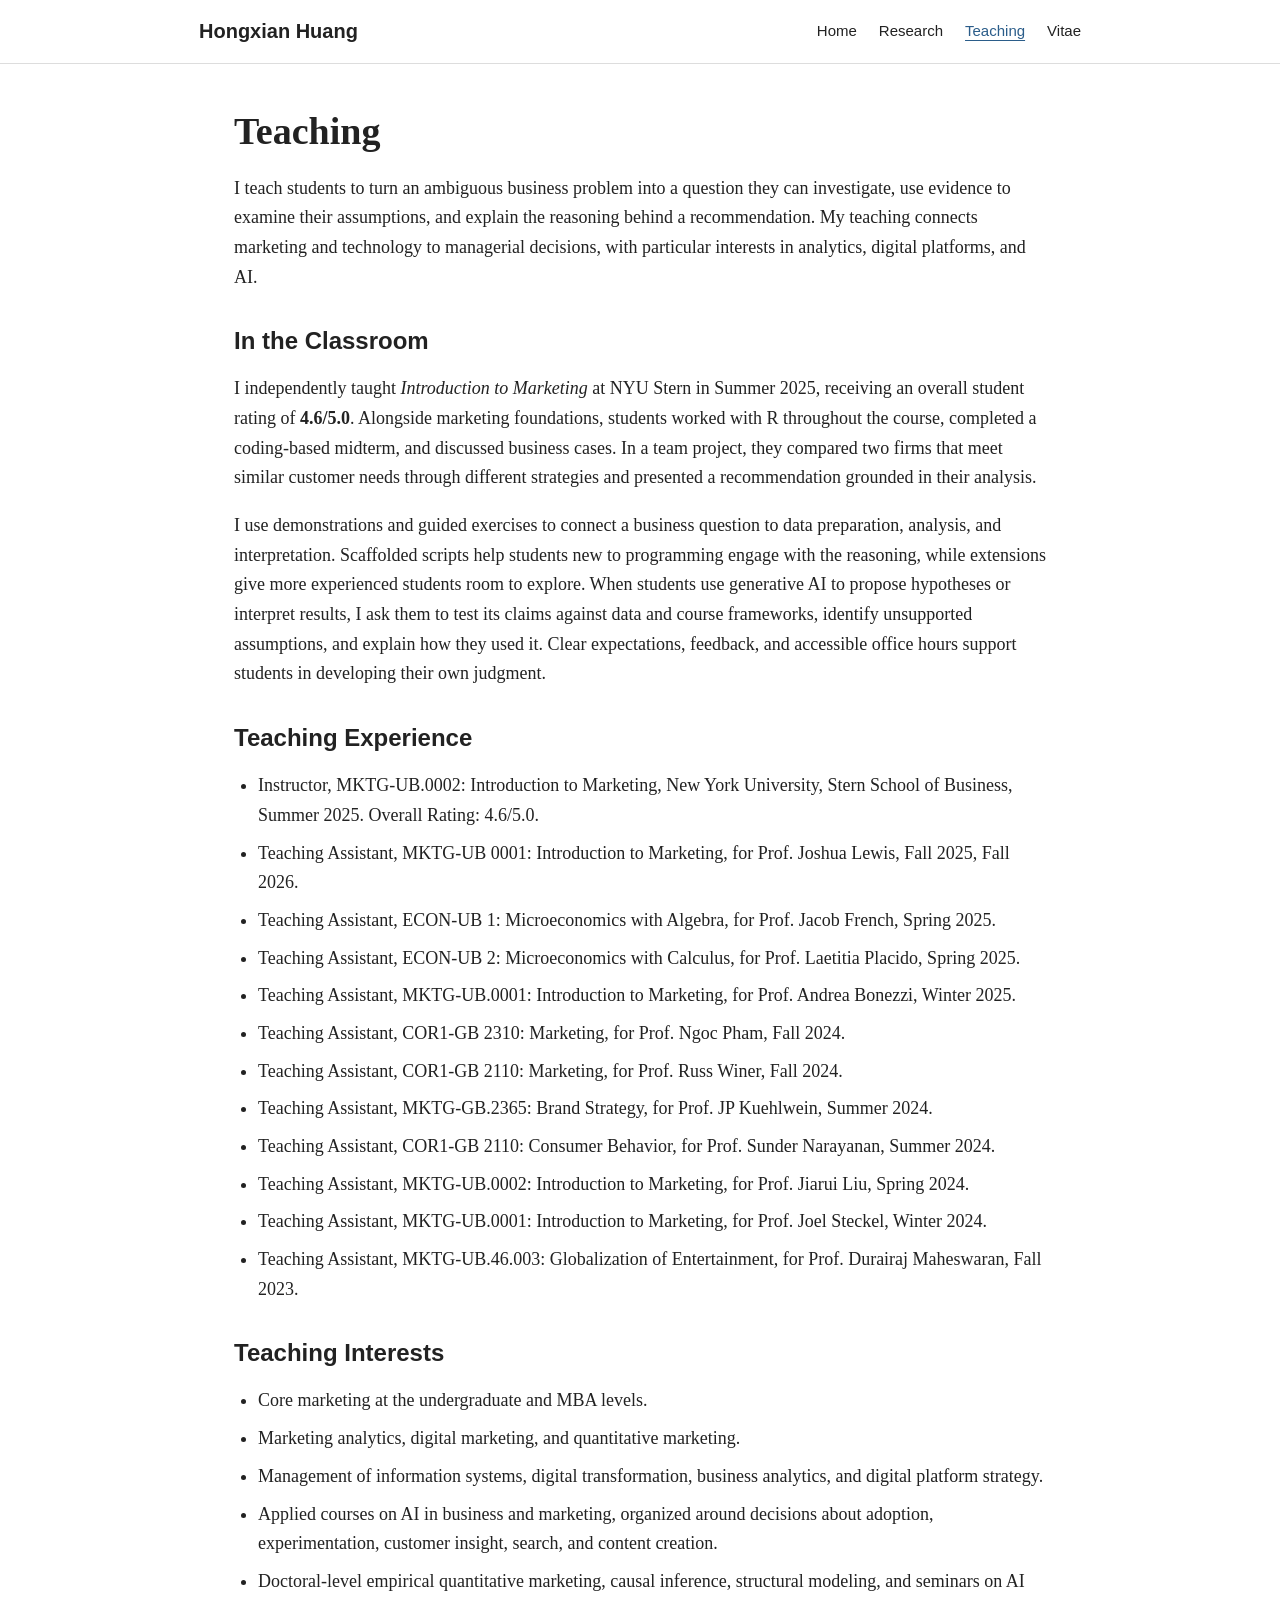
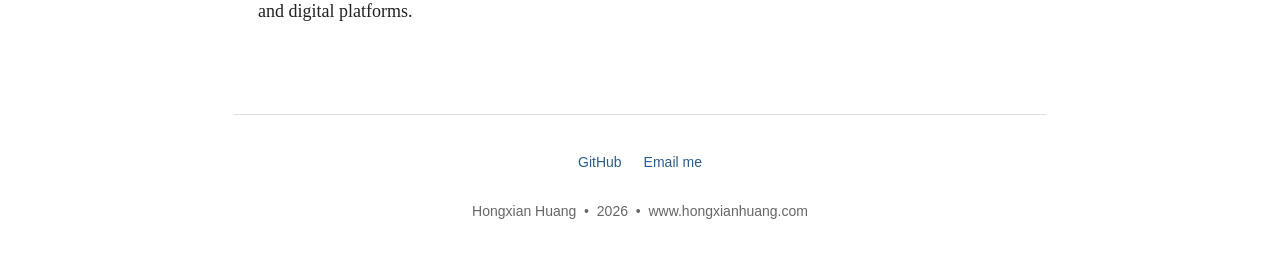
<file: teaching.html>
<!doctype html>
<html lang="en">
<head>
  <meta charset="utf-8">
  <meta http-equiv="refresh" content="0; url=teaching/">
  <meta name="viewport" content="width=device-width, initial-scale=1">
  <meta name="robots" content="noindex, follow">
  <title>Teaching | Hongxian Huang</title>
  <script>window.location.replace("teaching/");</script>
</head>
<body><p>Redirecting to <a href="teaching/">Teaching</a>.</p></body>
</html>
</file>
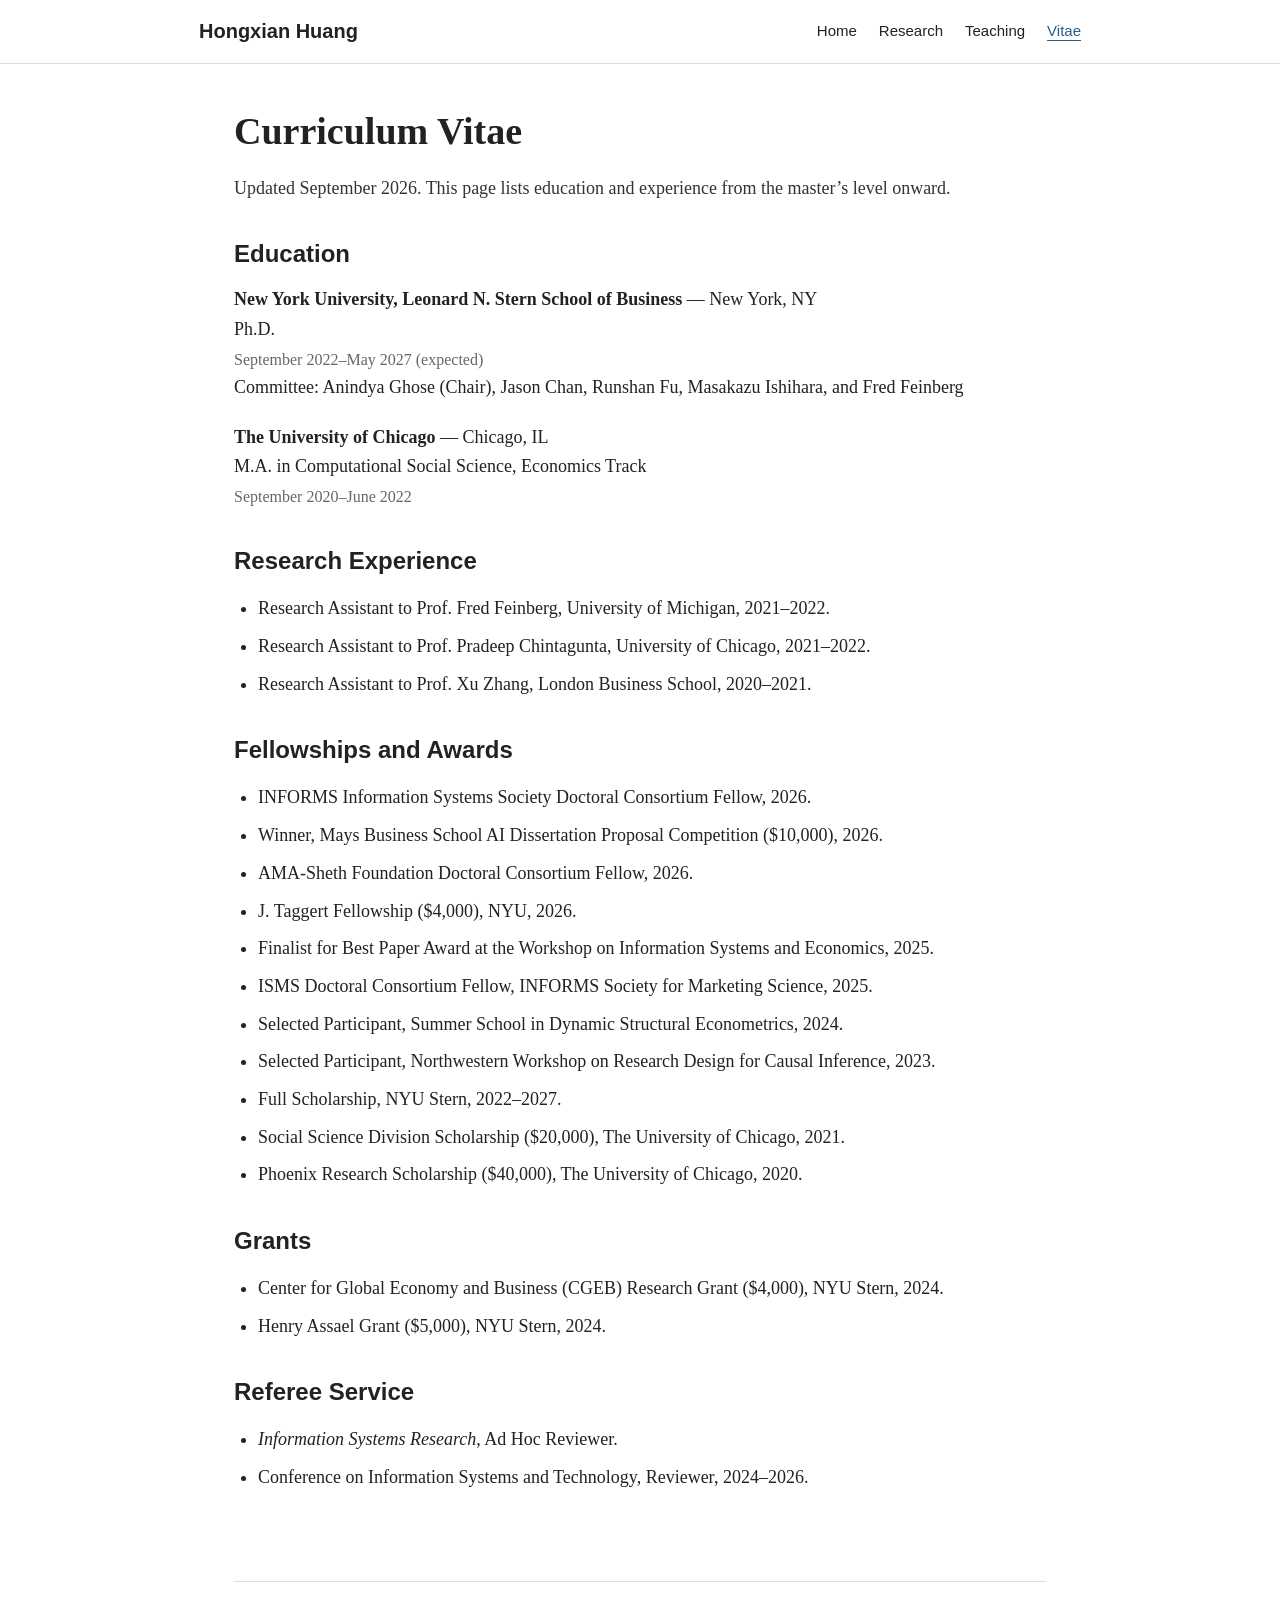
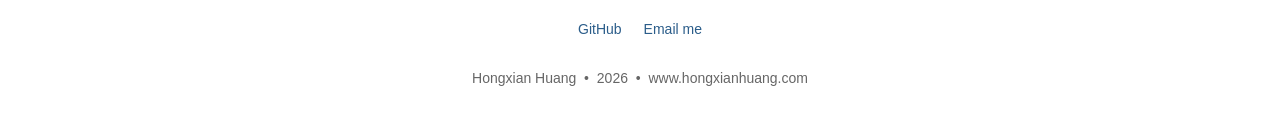
<file: vitae.html>
<!doctype html>
<html lang="en">
<head>
  <meta charset="utf-8">
  <meta http-equiv="refresh" content="0; url=vitae/">
  <meta name="viewport" content="width=device-width, initial-scale=1">
  <meta name="robots" content="noindex, follow">
  <title>Vitae | Hongxian Huang</title>
  <script>window.location.replace("vitae/");</script>
</head>
<body><p>Redirecting to <a href="vitae/">Vitae</a>.</p></body>
</html>
</file>
<file: assets/css/style.css>
:root {
  --text: #222222;
  --muted: #666666;
  --border: #dddddd;
  --link: #2b5d8a;
  --link-hover: #17405e;
  --bg: #ffffff;
  --soft: #f7f7f7;
}

* {
  box-sizing: border-box;
}

html {
  scroll-behavior: smooth;
}

body {
  margin: 0;
  background: var(--bg);
  color: var(--text);
  font-family: Georgia, "Times New Roman", serif;
  font-size: 18px;
  line-height: 1.65;
}

.site-nav {
  border-bottom: 1px solid var(--border);
  background: rgba(255, 255, 255, 0.98);
}

.nav-inner {
  max-width: 930px;
  margin: 0 auto;
  padding: 15px 24px;
  display: flex;
  align-items: center;
  justify-content: space-between;
  gap: 18px;
}

.brand {
  font-family: -apple-system, BlinkMacSystemFont, "Segoe UI", Helvetica, Arial, sans-serif;
  font-weight: 700;
  font-size: 20px;
  color: var(--text);
  text-decoration: none;
  white-space: nowrap;
}

.nav-links {
  display: flex;
  align-items: center;
  gap: 22px;
  flex-wrap: wrap;
}

.nav-links a {
  font-family: -apple-system, BlinkMacSystemFont, "Segoe UI", Helvetica, Arial, sans-serif;
  font-size: 15px;
  color: var(--text);
  text-decoration: none;
}

.nav-links a:hover,
.nav-links a.active {
  color: var(--link);
  text-decoration: underline;
  text-underline-offset: 4px;
}

.page {
  max-width: 860px;
  margin: 0 auto;
  padding: 44px 24px 28px;
}

h1, h2, h3 {
  line-height: 1.25;
  margin-top: 0;
}

h1 {
  font-family: Georgia, "Times New Roman", serif;
  font-size: 38px;
  font-weight: 600;
  margin-bottom: 18px;
}

h2 {
  font-family: -apple-system, BlinkMacSystemFont, "Segoe UI", Helvetica, Arial, sans-serif;
  font-size: 24px;
  font-weight: 700;
  margin-top: 34px;
  margin-bottom: 14px;
}

h3 {
  font-size: 20px;
  font-weight: 700;
  margin-top: 26px;
  margin-bottom: 6px;
}

hr {
  border: 0;
  border-top: 1px solid var(--border);
  margin: 22px 0 28px;
}

a {
  color: var(--link);
  text-decoration: none;
}

a:hover {
  color: var(--link-hover);
  text-decoration: underline;
}

.subtitle {
  font-size: 21px;
  margin: 0 0 24px;
  color: #333333;
}

.profile-block {
  display: flex;
  align-items: flex-start;
  gap: 28px;
  margin-top: 6px;
}

.profile-photo {
  width: 200px;
  min-width: 200px;
  border-radius: 4px;
  border: 1px solid var(--border);
  background: var(--soft);
}

.profile-text p:first-child {
  margin-top: 0;
}


.job-market {
  margin: 0 0 20px;
  font-size: 20px;
}

.job-market-top {
  margin: -6px 0 10px;
}

.section-lead {
  margin-top: 0;
  color: #333333;
}

.cv-page h2 {
  margin-top: 36px;
}

.cv-item {
  margin: 16px 0 20px;
}

.cv-date {
  color: var(--muted);
  font-size: 16px;
  margin-top: 2px;
}

.cv-page p {
  margin: 10px 0;
}

.research-interests {
  margin-top: 22px;
  padding: 14px 18px;
  border-left: 3px solid var(--border);
  background: #fafafa;
}

.research-interests p {
  margin: 7px 0;
}

.paper {
  margin: 24px 0 30px;
}

.paper-title {
  font-weight: 700;
  font-size: 19px;
  line-height: 1.45;
}

.paper-meta {
  margin-top: 3px;
  color: var(--text);
}

.paper-note {
  margin-top: 3px;
  color: var(--muted);
  font-size: 16px;
}

.abstract {
  margin-top: 8px;
}

.abstract summary {
  cursor: pointer;
  color: var(--link);
  font-family: -apple-system, BlinkMacSystemFont, "Segoe UI", Helvetica, Arial, sans-serif;
  font-size: 15px;
  display: inline-block;
  user-select: none;
}

.abstract summary:hover {
  color: var(--link-hover);
  text-decoration: underline;
}

.abstract p {
  margin: 12px 0;
  font-size: 16.5px;
  line-height: 1.62;
}

.note-box {
  margin: 34px 0 18px;
  padding: 14px 18px;
  background: #fafafa;
  border: 1px solid var(--border);
  border-radius: 4px;
  color: #444444;
  font-size: 16px;
}

ul {
  padding-left: 24px;
}

li {
  margin: 8px 0;
}

.compact-list li {
  margin: 5px 0;
}

.button-row {
  margin: 26px 0 34px;
}

.button {
  display: inline-block;
  padding: 10px 18px;
  border: 1px solid #333333;
  border-radius: 4px;
  color: #222222;
  font-family: -apple-system, BlinkMacSystemFont, "Segoe UI", Helvetica, Arial, sans-serif;
  font-size: 15px;
  text-decoration: none;
  background: #ffffff;
}

.button:hover {
  background: #f2f2f2;
  text-decoration: none;
  color: #222222;
}

.site-footer {
  max-width: 860px;
  margin: 0 auto;
  padding: 20px 24px 42px;
  text-align: center;
  color: var(--muted);
  font-family: -apple-system, BlinkMacSystemFont, "Segoe UI", Helvetica, Arial, sans-serif;
  font-size: 14px;
}

.footer-links {
  display: flex;
  justify-content: center;
  gap: 22px;
  flex-wrap: wrap;
  margin: 4px 0 18px;
  padding: 0;
  list-style: none;
}

.footer-links a {
  color: var(--link);
}

@media (max-width: 700px) {
  body {
    font-size: 17px;
  }

  .nav-inner {
    align-items: flex-start;
    flex-direction: column;
    gap: 10px;
  }

  .nav-links {
    gap: 14px;
  }

  .page {
    padding-top: 32px;
  }

  h1 {
    font-size: 32px;
  }

  .profile-block {
    flex-direction: column;
  }

  .profile-photo {
    width: 180px;
    min-width: 180px;
  }
}
</file>
